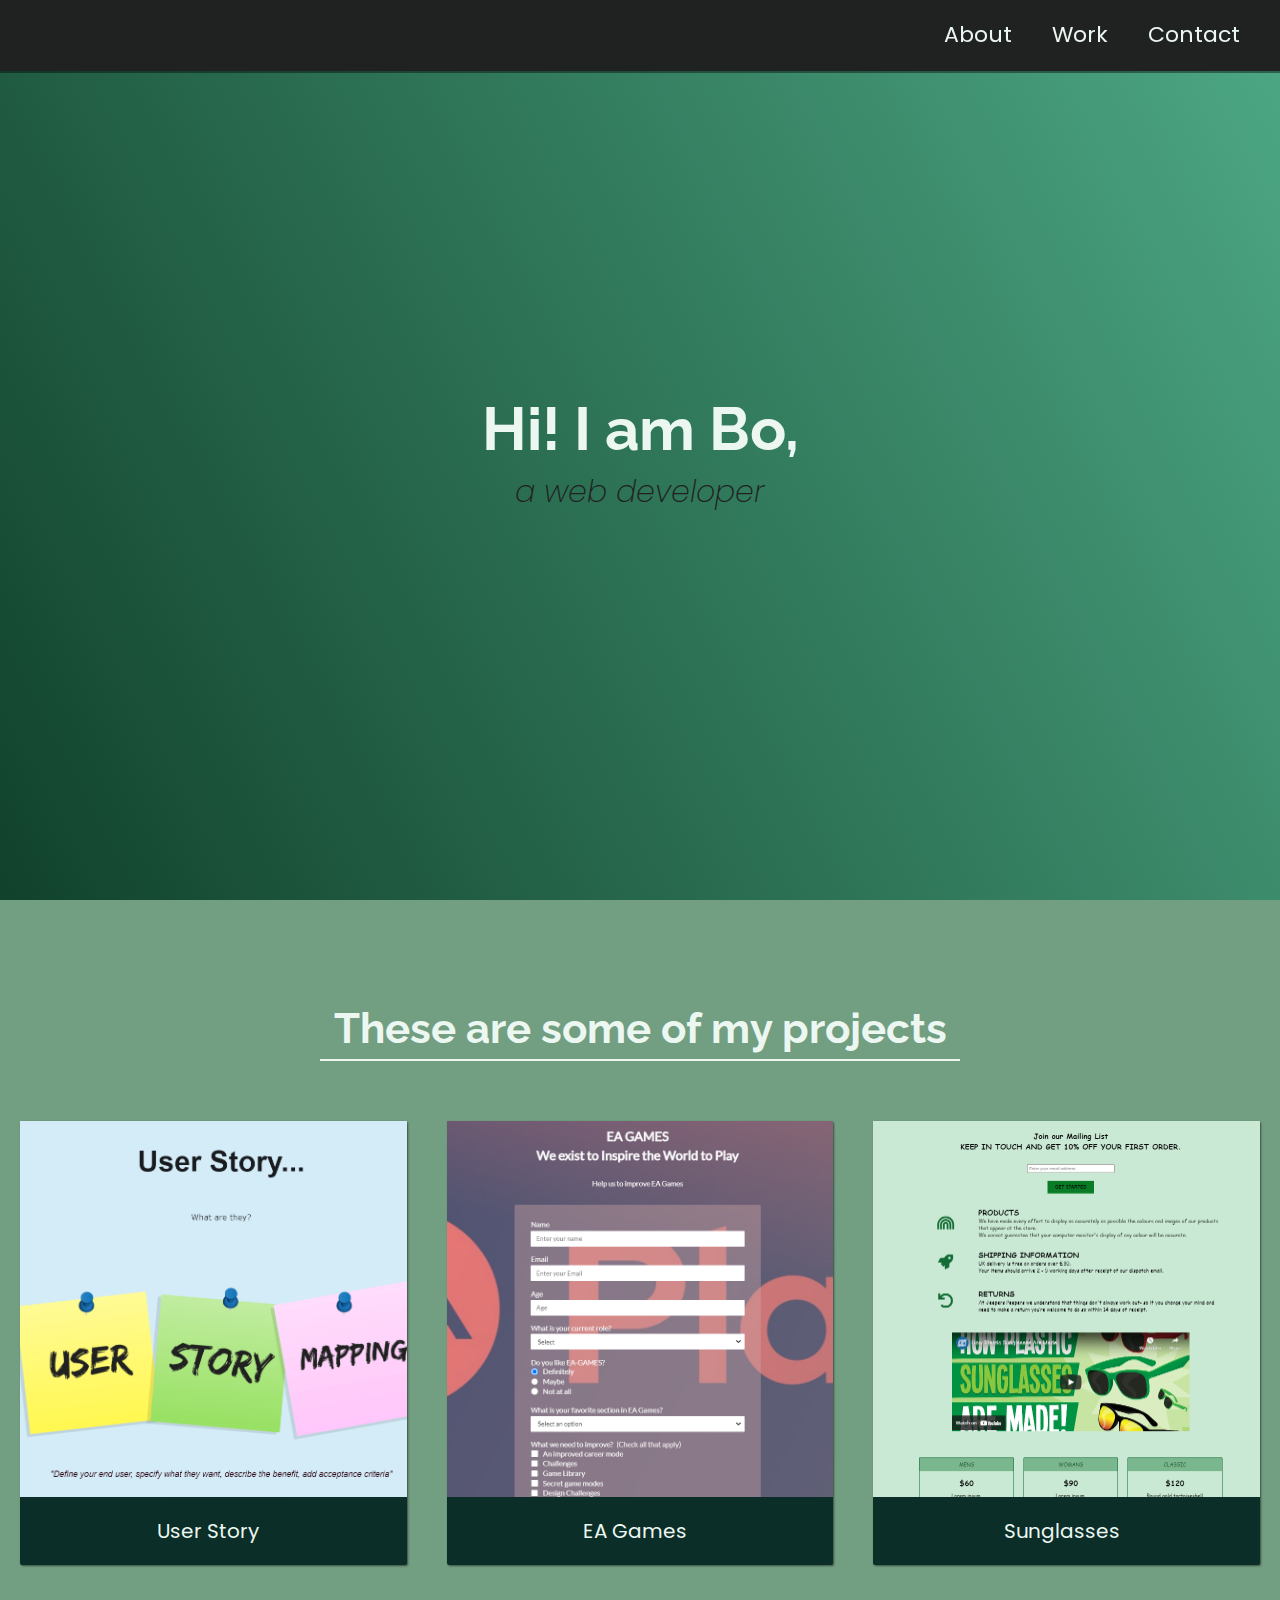
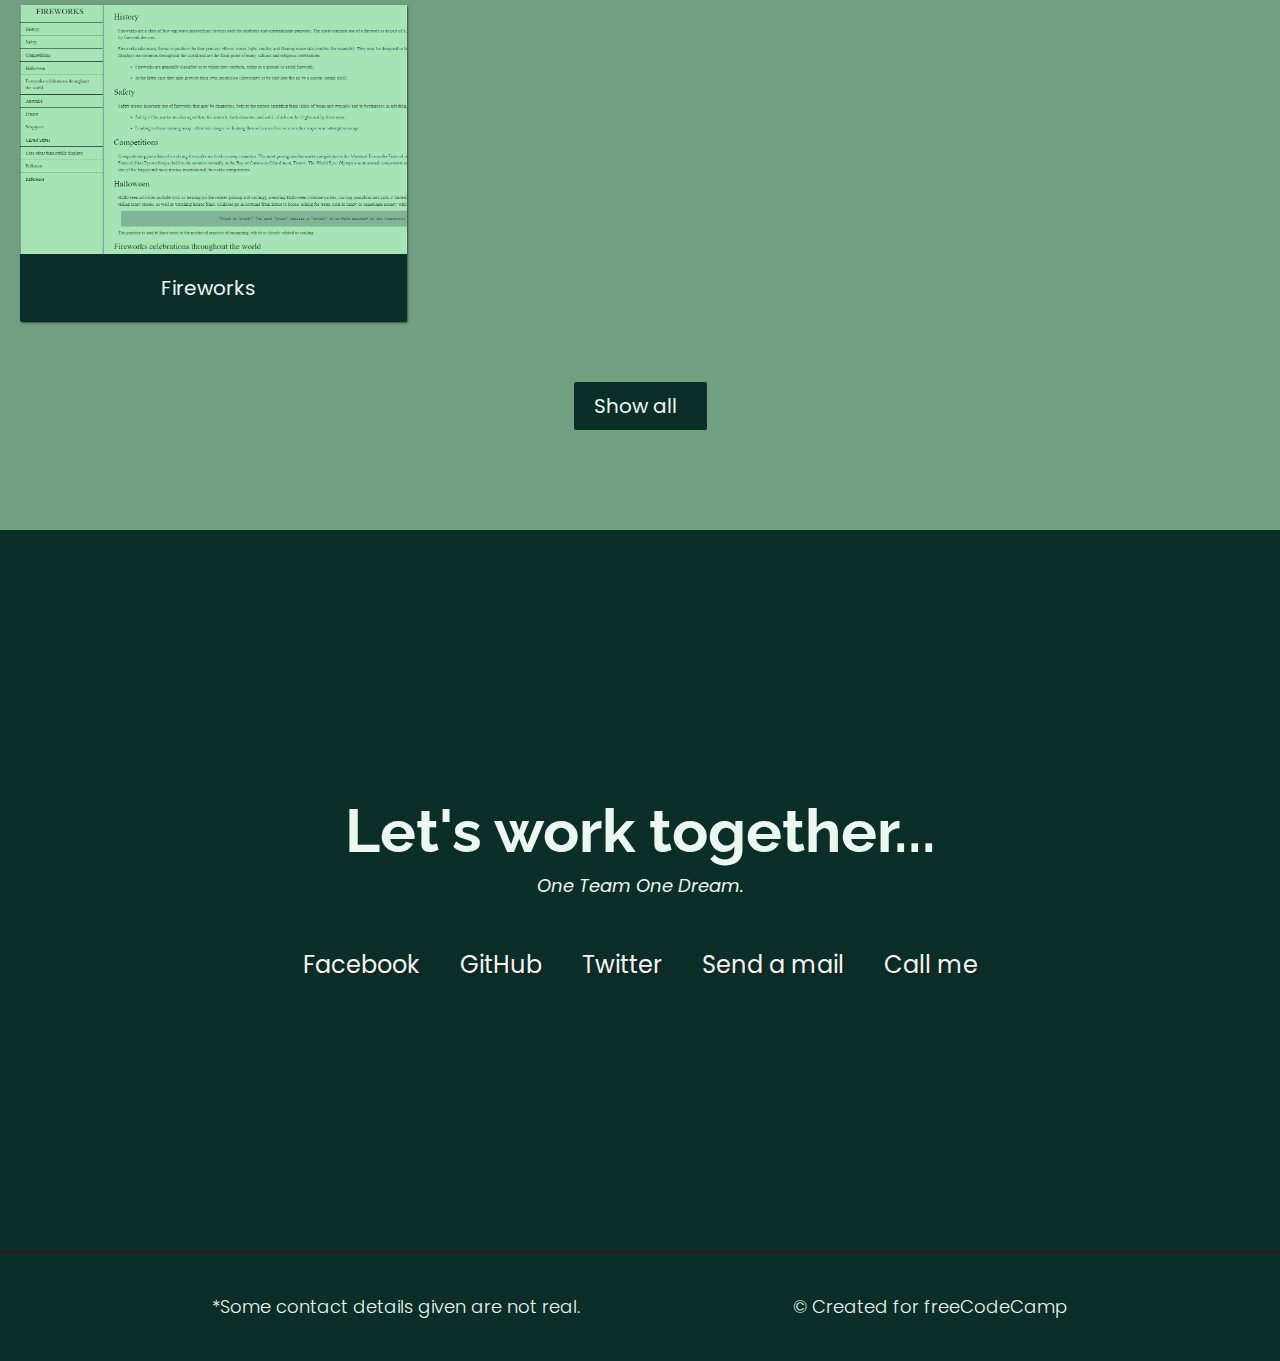
<file: Personal Portfolio Webpage/index.html>
<!DOCTYPE html>
<html lang="en">
  <head>
    <meta charset="UTF-8" />
    <meta http-equiv="X-UA-Compatible" content="IE=edge" />
    <meta name="viewport" content="width=device-width, initial-scale=1.0" />
    <title>Personal Portfolio Webpage</title>
    <link rel="stylesheet" href="style.css">
  </head>
  <body>
    <body>
      <link
        rel="stylesheet"
        href="https://use.fontawesome.com/releases/v5.8.2/css/all.css"
        integrity="sha384-oS3vJWv+0UjzBfQzYUhtDYW+Pj2yciDJxpsK1OYPAYjqT085Qq/1cq5FLXAZQ7Ay"
        crossorigin="anonymous"
      />

      <link
        href="https://fonts.googleapis.com/css2?family=Poppins:ital,wght@0,200;1,300&display=swap"
        rel="stylesheet"
      />

      <link
        href="https://fonts.googleapis.com/css?family=Raleway:700&display=swap"
        rel="stylesheet"
      />

      <nav id="navbar" class="nav">
        <ul class="nav-list">
          <li>
            <a href="#welcome-section">About</a>
          </li>

          <li>
            <a href="#projects">Work</a>
          </li>

          <li>
            <a href="#contact">Contact</a>
          </li>
        </ul>
      </nav>

      <section id="welcome-section" class="welcome-section">
        <h1>Hi! I am Bo,</h1>
        <p>a web developer</p>
      </section>

      <section id="projects" class="projects-section">
        <h2 class="projects-section-header">These are some of my projects</h2>

        <div class="projects-grid">
          <a
            href="https://codepen.io/BohdanaV/full/gOLQjxZ"
            target="_blank"
            class="project project-tile"
          >
            <img
              class="project-image"
              src="/Personal Portfolio Webpage/images/userstory.PNG"
              alt="project"
            />
            <p class="project-title">
              <span class="code">&lt;</span>
              User Story
              <span class="code">&#47;&gt;</span>
            </p>
          </a>
          <a
            href="https://codepen.io/BohdanaV/full/VwmgabL"
            target="_blank"
            class="project project-tile"
          >
            <img
              class="project-image"
              src="/Personal Portfolio Webpage/images/ea-games.png"
              alt="project"
            />
            <p class="project-title">
              <span class="code">&lt;</span>
              EA Games
              <span class="code">&#47;&gt;</span>
            </p>
          </a>

          <a
            href="https://codepen.io/BohdanaV/full/RwKaOYQ"
            target="_blank"
            class="project project-tile"
          >
            <img
              class="project-image"
              src="/Personal Portfolio Webpage/images/Sunglasses.png"
              alt="project"
            />
            <p class="project-title">
              <span class="code">&lt;</span>
              Sunglasses
              <span class="code">&#47;&gt;</span>
            </p>
          </a>

          <a
            href="https://codepen.io/BohdanaV/full/dyNNLQb"
            target="_blank"
            class="project project-tile"
          >
            <img
              class="project-image"
              src="/Personal Portfolio Webpage/images/Fireworks.png"
              alt="project"
            />

            <p class="project-title">
              <span class="code">&lt;</span>
              Fireworks
              <span class="code">&#47;&gt;</span>
            </p>
          </a>
        </div>
        <a
          href="https://codepen.io/your-work/"
          class="btn btn-show-all"
          target="_blank"
          >Show all <i class="fas fa-chevron-right"> </i
        ></a>
      </section>

      <section id="contact" class="contact-section">
        <div class="contact-section-header">
          <h2>Let's work together...</h2>
          <p>One Team One Dream.</p>
        </div>

        <div class="contact-links">
          <a
            href="https://uk-ua.facebook.com/"
            target="_blank"
            class="btn contact-details"
            ><i class="fab fa-facebook-square"> </i> Facebook
          </a>

          <a
            id="profile-link"
            href="https://github.com/BohdanaVoitovych"
            target="_blank"
            class="btn contact-details"
            ><i class="fab fa-github"></i> GitHub</a
          >

          <a
            href="https://twitter.com/?lang=uk"
            target="_blank"
            class="btn contact-details"
            ><i class="fab fa-twitter"></i> Twitter</a
          >

          <a
            href="mailto:bohdanavoitovych@gmail.com"
            class="btn contact-details"
            ><i class="fas fa-envelope"></i> Send a mail</a
          >
          <a href="tel:38093-333-22-11" class="btn contact-details"
            ><i class="far fa-bell"></i> Call me</a
          >
        </div>
      </section>

      <footer>
        <p>*Some contact details given are not real.</p>

        <p>
          &copy; Created for
          <a href="https://www.freecodecamp.com/" target="_blank"
            >freeCodeCamp <i class="fab fa-free-code-camp"></i
          ></a>
        </p>
      </footer>
    </body>
  </body>
</html>
</file>
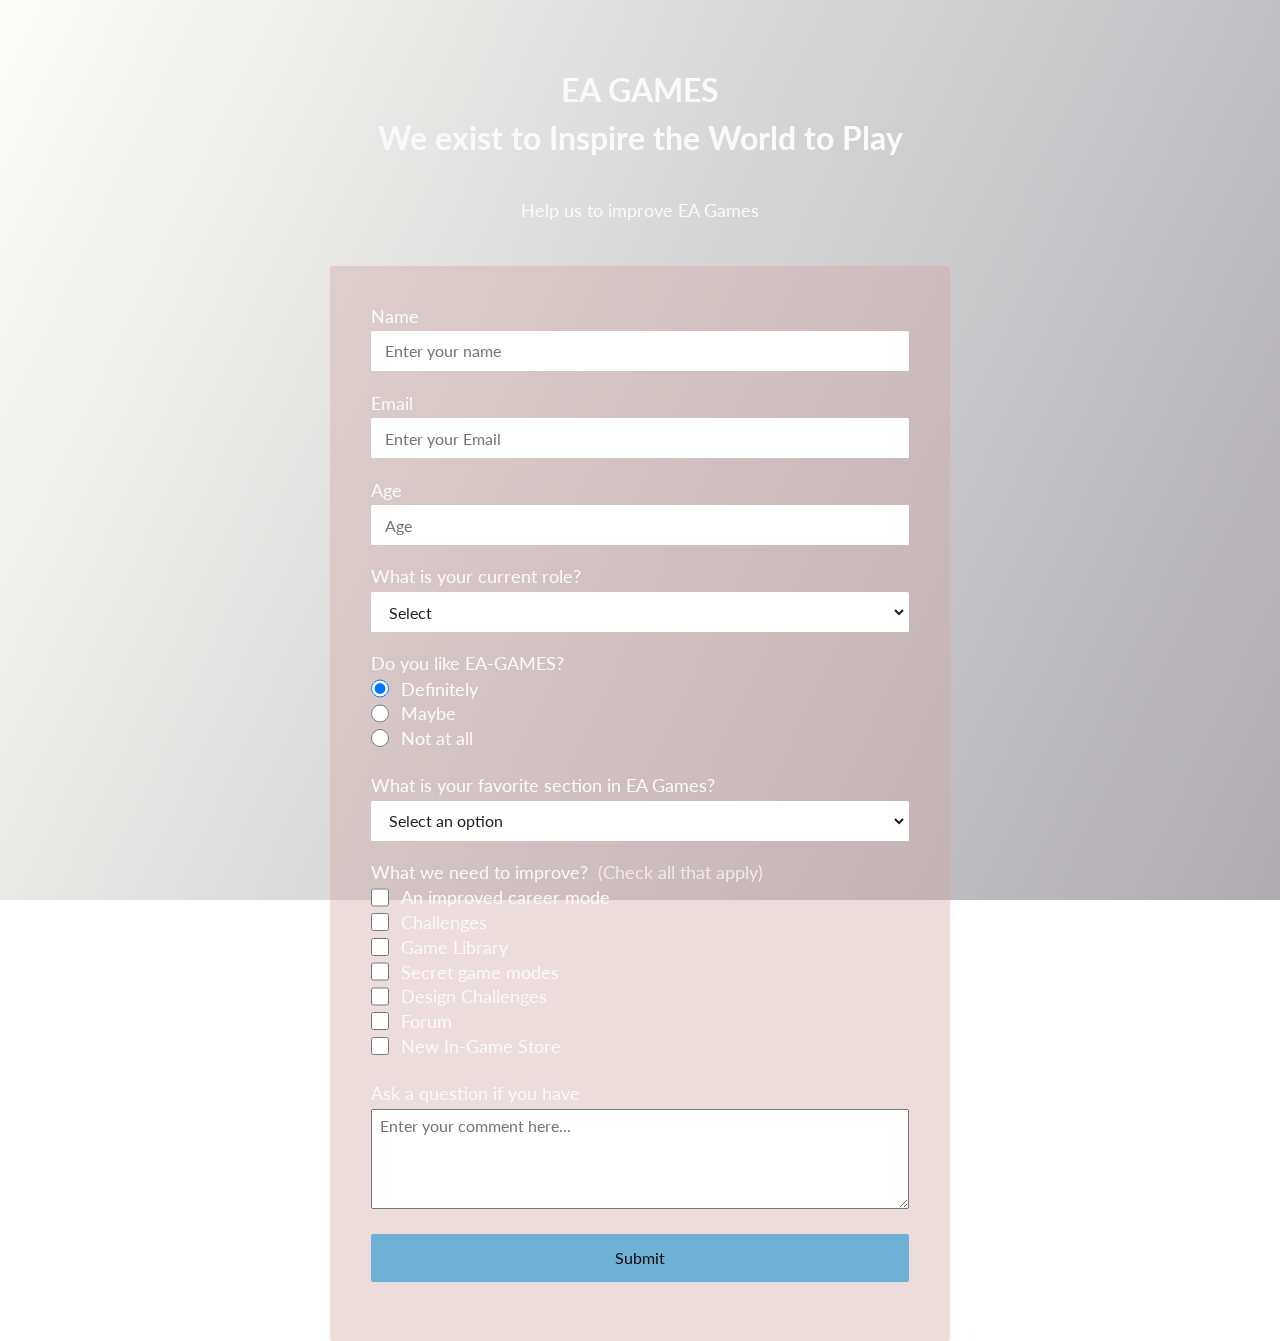
<file: Survey Form/index.html>
<!DOCTYPE html>
<html lang="en">
<head>
    <meta charset="UTF-8">
    <meta http-equiv="X-UA-Compatible" content="IE=edge">
    <meta name="viewport" content="width=device-width, initial-scale=1.0">
    <title>Document</title>
    <link rel="stylesheet" href="style.css">
</head>
<body>
    <div class="container">

        <header class="header">
        
        <h1 id="title" class="text-center">EA GAMES<br> We exist to Inspire the World to Play</h1><br>
        
        <p id="description" class="description text-center"><br>Help us to improve EA Games</p>
        </header><br>
        
        <form id="survey-form">
        
        <div class="form-group">
        <label id="name-label" for="name">Name</label>
          <input
          type="text"
          name="name"
          id="name"
          class="form-control"
          placeholder="Enter your name"
          required/>
        </div>
        
        <div class="form-group">
        <label id="email-label" for="email">Email</label>
          <input
          type="email"
          name="email"
          id="email"
          class="form-control"
          placeholder="Enter your Email"
          required/>
        </div>
        
        
        <div class="form-group">
        
        <label id="number-label" for="number">Age<span class="clue"></span></label>
          <input
          type="number"
          name="age"
          id="number"
          min="15"
          max="75"
          class="form-control"
          placeholder="Age"/>
        </div>
        
        
        <div class="form-group">
        
        <p>What is your current role?</p>
          <select id="dropdown" name="role" class="form-control" required>
          <option disabled selected value>Select</option>
          <option value="student">Student</option>
          <option value="job">Full Time Job</option>
          <option value="preferNo">Unemployed</option>
          <option value="other">Other</option>
          </select>
        </div>
        
        <div class="form-group">
        
        <p>Do you like EA-GAMES?</p>
        
        <label>
          <input
          name="user-recommend"
          value="definitely"
          type="radio"
          class="input-radio"
          checked/>Definitely</label>
        
        
        <label>
          <input
          name="user-recommend"
          value="maybe"
          type="radio"
          class="input-radio"/>Maybe</label>
            
        
        <label>
          <input
          name="user-recommend"
          value="not at all"
          type="radio"
          class="input-radio"/>Not at all</label>
          </div>
        
        
        <div class="form-group">
        <p>What is your favorite section in EA Games?</p>
        
        <select id="most-like" name="mostLike" class="form-control" required>
          <option disabled selected value>Select an option</option>
          <option value="Action">Action</option>
          <option value="Fantasy">Fantasy</option>
          <option value="Role playing">Role playing</option>
          <option value="Simulation">Simulation</option>
          </select>
          </div>
        
        <div class="form-group">
        <p>What we need to improve?
          <span class="clue">(Check all that apply)</span></p>
        
        <label>
          <input
          name="prefer"
          value="improved career mode"
          type="checkbox"
          class="input-checkbox"/>An improved career mode</label>
        
        <label>
          <input
          name="prefer"
          value="Challenges"
          type="checkbox"
          class="input-checkbox"/>Challenges</label>
        
        <label>
          <input
          name="prefer"
          value="game library"
          type="checkbox"
          class="input-checkbox"/>Game Library</label>
        
        <label>
          <input
          name="prefer"
          value="secret game modes"
          type="checkbox"
          class="input-checkbox"/>Secret game modes</label>
        
        <label>
          <input
          name="prefer"
          value="Design Challenges "
          type="checkbox"
          class="input-checkbox"/>Design Challenges </label>
        
        <label>
          <input
          name="prefer"
          value="forum"
          type="checkbox"
          class="input-checkbox"/>Forum</label>
                
        
        <label>
          <input
          name="prefer"
          value="New In-Game Store"
          type="checkbox"
          class="input-checkbox"/>New In-Game Store</label>
        </div>
        
        
        <div class="form-group">
        <p>Ask a question if you have</p>
        <textarea
          id="comments"
          class="input-textarea"
          name="comment"
          placeholder="Enter your comment here..."
        ></textarea>
        </div>
        
        <div class="form-group">
          <button type="submit" id="submit" class="submit-button">Submit
          </button>
          </div>
          </form>
          </div>
</body>
</html>
</file>
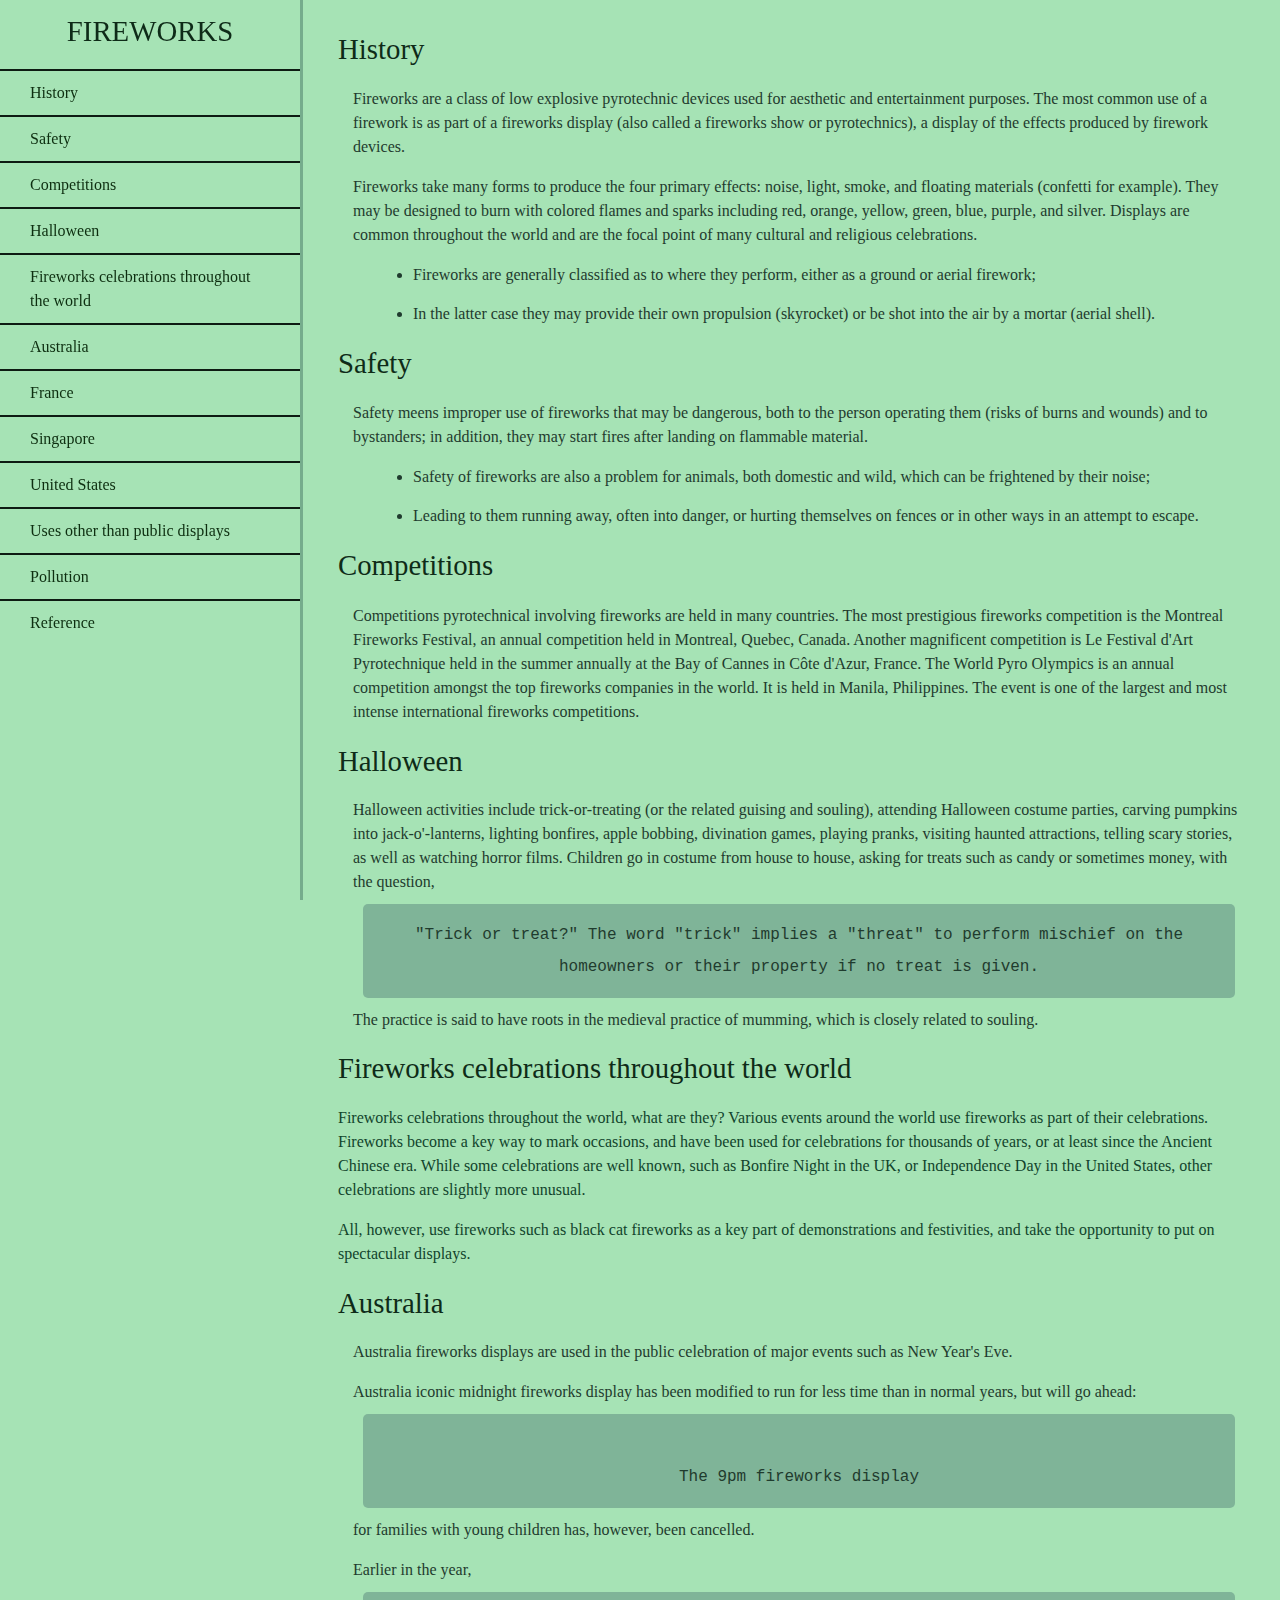
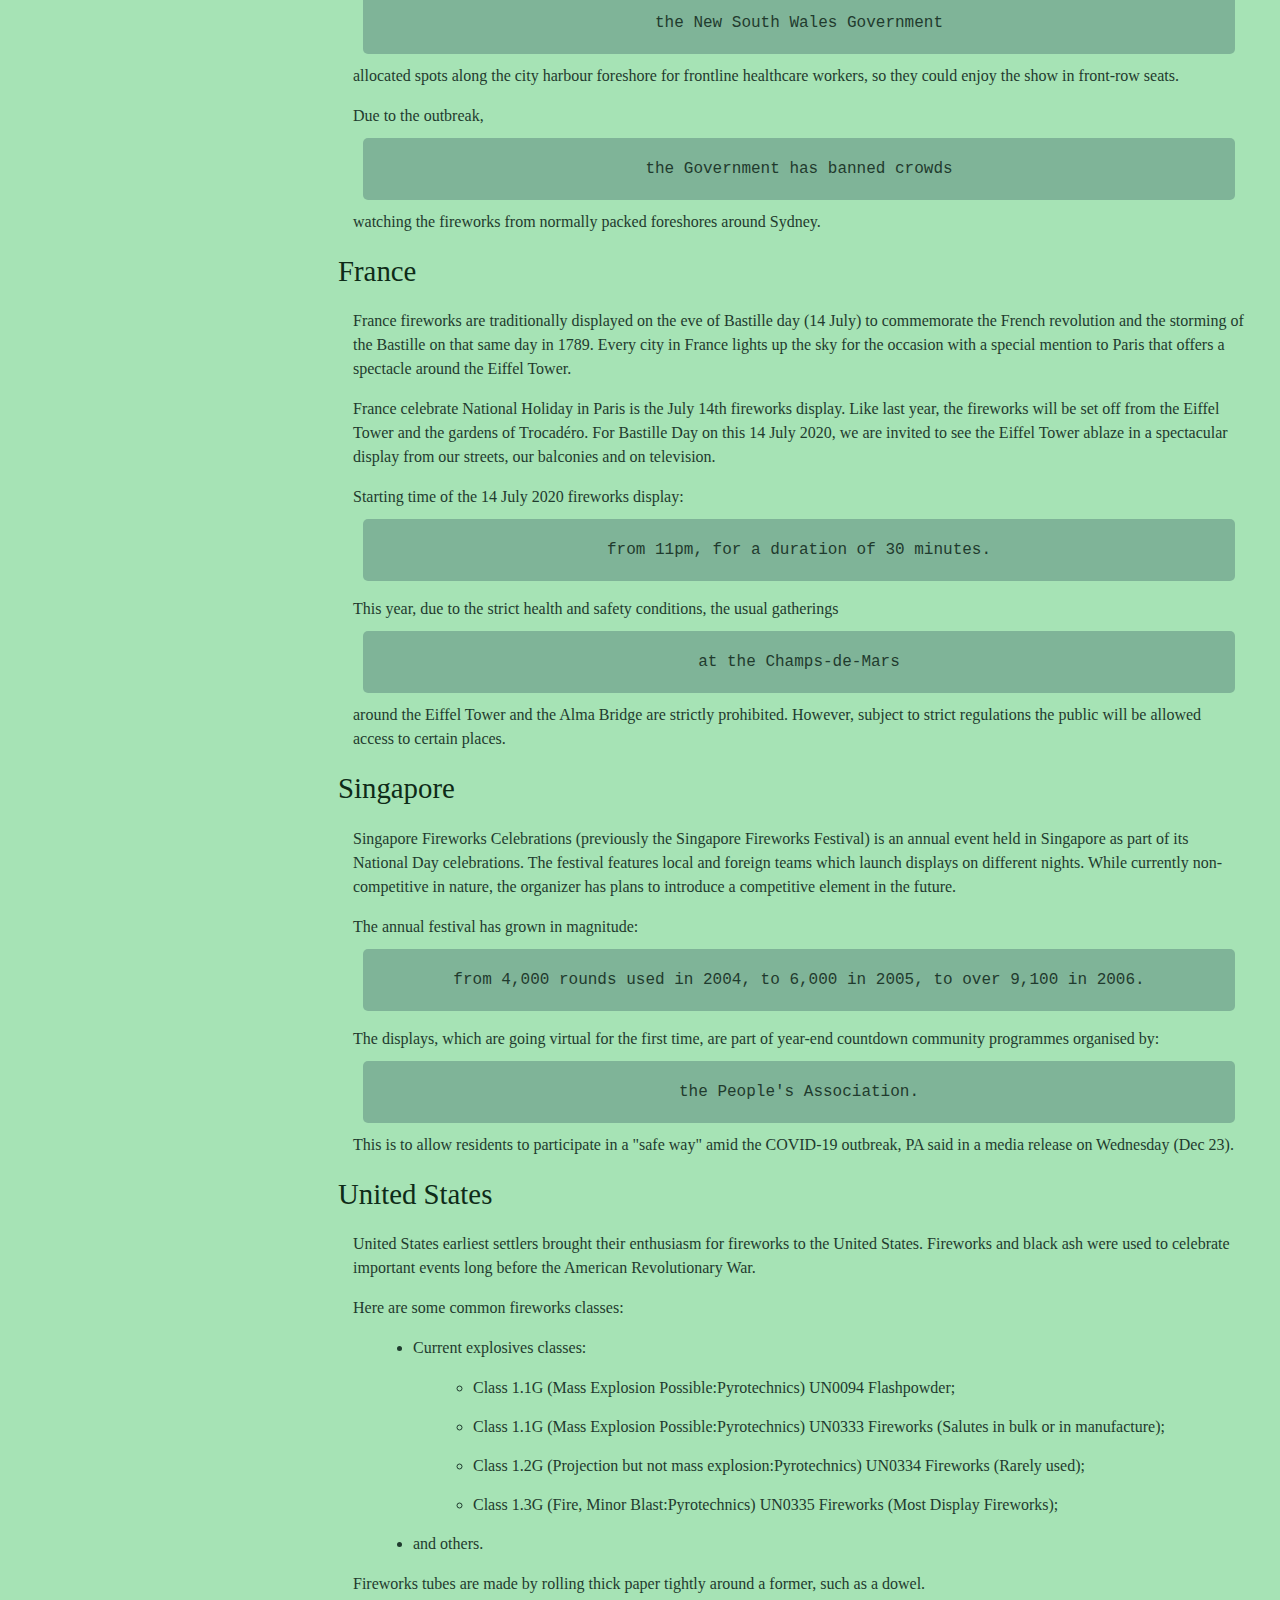
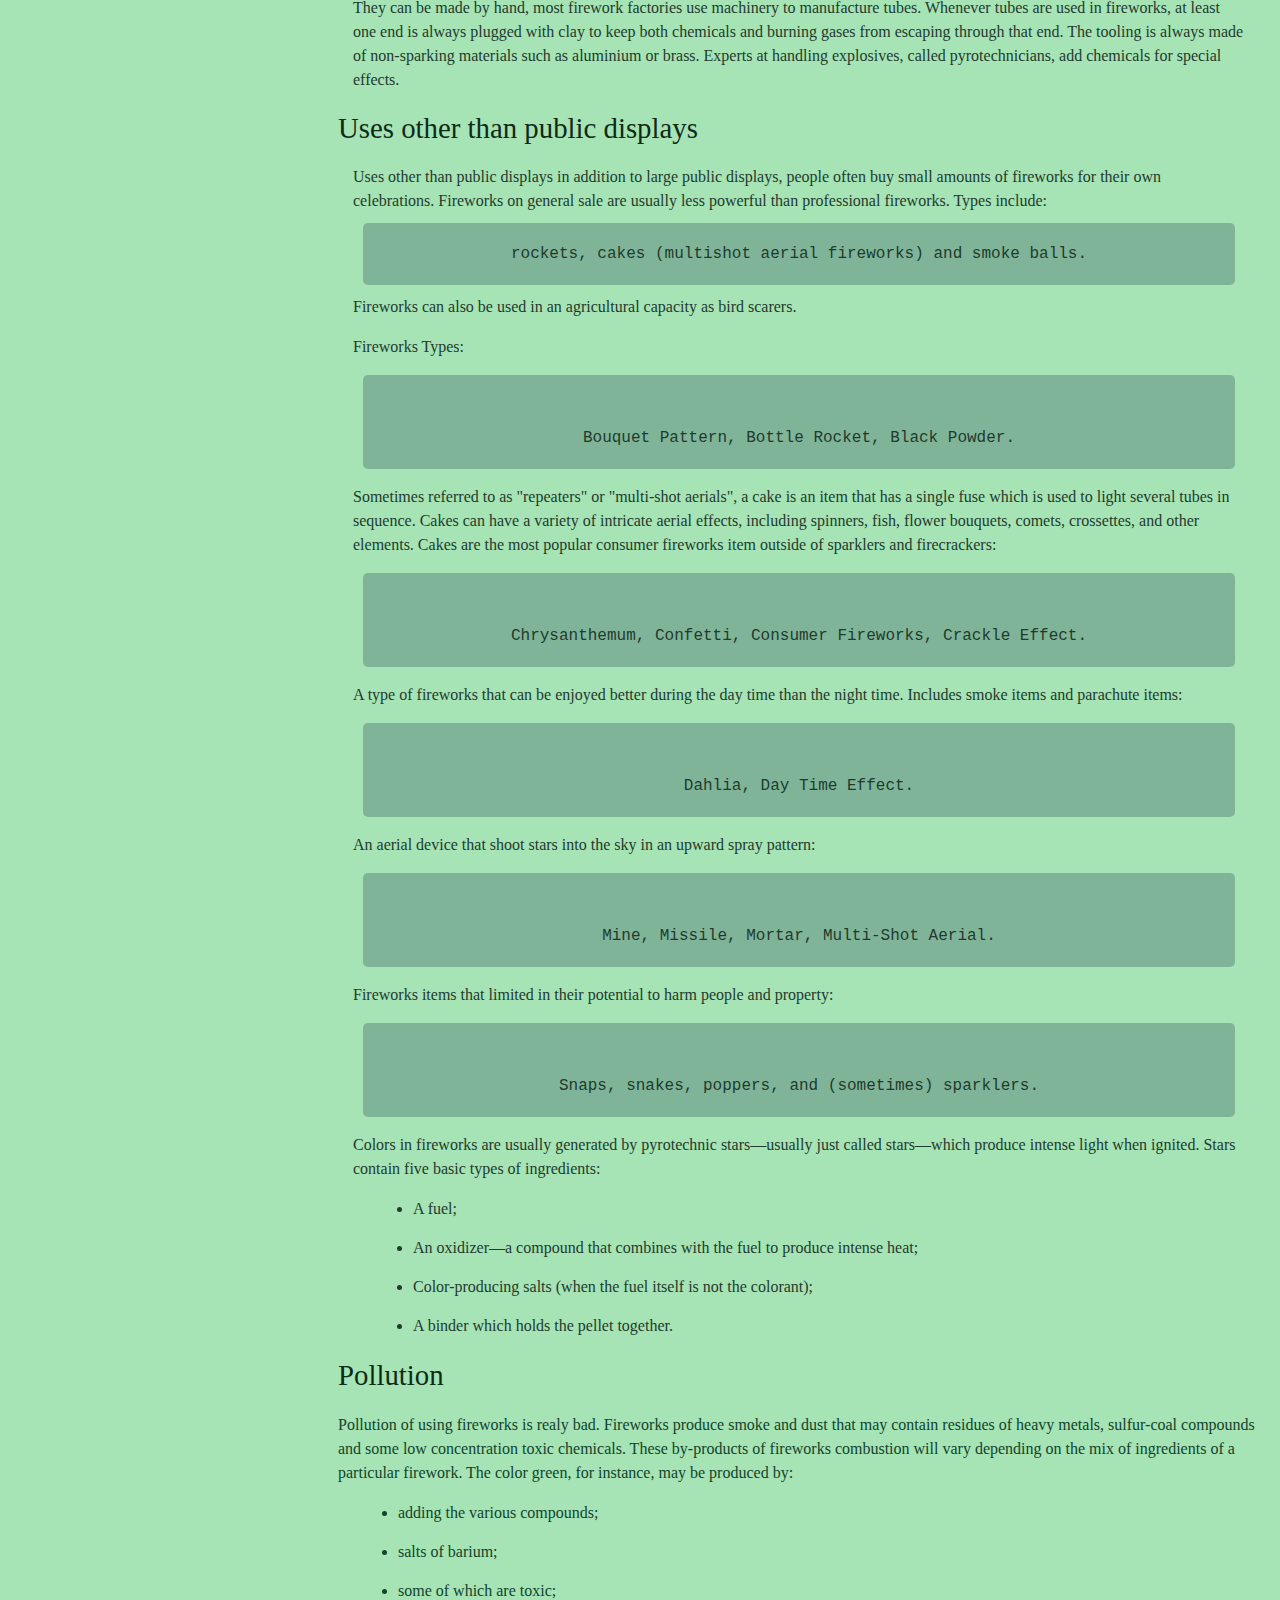
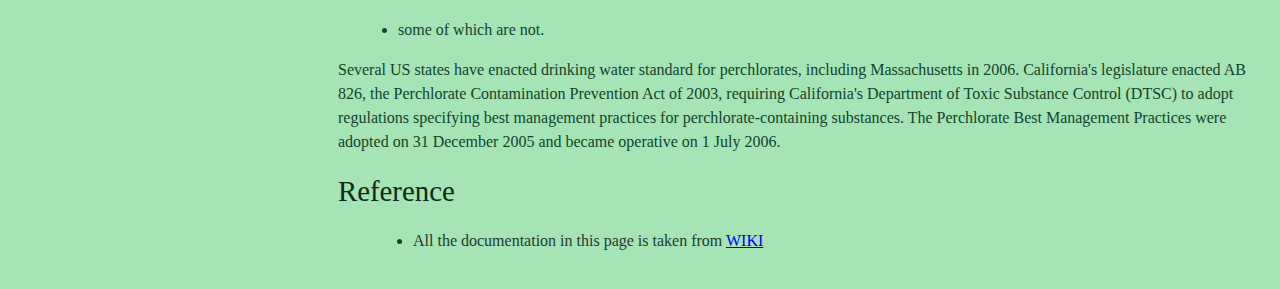
<file: Technical Documentation Page/index.html>
<!DOCTYPE html>
<html lang="en">
<head>
    <meta charset="UTF-8">
    <meta http-equiv="X-UA-Compatible" content="IE=edge">
    <meta name="viewport" content="width=device-width, initial-scale=1.0">
    <title>Technical Documentation Page</title>
    <link rel="stylesheet" href="style.css">
</head>
<body>
    <body>
        <nav id="navbar">
          <header>FIREWORKS</header>
          <ul>
            <li>
              <a class="nav-link" href="#History">History</a>
            </li>
      
            <li>
              <a class="nav-link" href="#Safety">Safety</a>
            </li>
      
            <li>
              <a class="nav-link" href="#Competitions">Competitions</a>
            </li>
      
            <li>
              <a class="nav-link" href="#Halloween">Halloween</a>
            </li>
      
            <li>
              <a class="nav-link" href="#Fireworks_celebrations_throughout_the_world">Fireworks celebrations throughout the
                world</a>
            </li>
      
            <li>
              <a class="nav-link" href="#Australia">Australia</a>
            </li>
      
            <li>
              <a class="nav-link" href="#France">France</a>
            </li>
      
            <li>
              <a class="nav-link" href="#Singapore">Singapore</a>
            </li>
      
            <li>
              <a class="nav-link" href="#United_States">United States</a>
            </li>
      
            <li>
              <a class="nav-link" href="#Uses_other_than_public_displays">Uses other than public displays</a>
            </li>
      
            <li>
              <a class="nav-link" href="#Pollution">Pollution</a>
            </li>
      
            <li>
              <a class="nav-link" href="#Reference">Reference</a>
            </li>
          </ul>
        </nav>
      
        <main id="main-doc">
          <section class="main-section" id="History">
            <header>History</header>
            <article>
              <p>
                Fireworks are a class of low explosive pyrotechnic devices used for aesthetic and entertainment purposes.
                The most common use of a firework is as part of a fireworks display
                (also called a fireworks show or pyrotechnics), a display of the effects produced by firework devices.
              </p>
      
              <p>
                Fireworks take many forms to produce the four primary effects: noise, light, smoke,
                and floating materials (confetti for example). They may be designed to burn with colored flames
                and sparks including red, orange, yellow, green, blue, purple, and silver. Displays are common
                throughout the world and are the focal point of many cultural and religious celebrations.
              </p>
      
              <ul>
                <li>
                  Fireworks are generally classified as to where they perform, either as a ground or aerial firework;
                </li>
      
                <li>
                  In the latter case they may provide their own propulsion (skyrocket) or be shot into the air by a mortar
                  (aerial shell).
                </li>
              </ul>
            </article>
          </section>
      
          <section class="main-section" id="Safety">
            <header>Safety</header>
            <article>
              <p>
                Safety meens improper use of fireworks that may be dangerous, both to the person operating them (risks of
                burns and wounds) and to bystanders; in addition, they may start fires after landing on flammable material.
              </p>
      
              <ul>
                <li>
                  Safety of fireworks are also a problem for animals, both domestic and wild, which can be frightened by their
                  noise;
                </li>
      
                <li>
                  Leading to them running away, often into danger, or hurting themselves on fences or in other ways in an
                  attempt to escape.
                </li>
              </ul>
            </article>
          </section>
      
          <section class="main-section" id="Competitions">
            <header>Competitions</header>
            <article>
              <p>
                Competitions pyrotechnical involving fireworks are held in many countries. The most prestigious fireworks
                competition is the Montreal Fireworks Festival, an annual competition held in Montreal, Quebec, Canada.
                Another magnificent competition is Le Festival d'Art Pyrotechnique held in the summer annually at the Bay of
                Cannes in Côte d'Azur, France. The World Pyro Olympics is an annual competition amongst the top fireworks
                companies in the world. It is held in Manila, Philippines. The event is one of the largest and most intense
                international fireworks competitions.
              </p>
            </article>
          </section>
      
      
          <section class="main-section" id="Halloween">
            <header>Halloween</header>
            <article>
              Halloween activities include trick-or-treating (or the related guising and souling), attending Halloween costume
              parties, carving pumpkins into jack-o'-lanterns, lighting bonfires, apple bobbing, divination games, playing
              pranks, visiting haunted attractions, telling scary stories, as well as watching horror films.
              Children go in costume from house to house, asking for treats such as candy or sometimes money, with the
              question,
              <code>"Trick or treat?" The word "trick" implies a "threat" to perform mischief on the homeowners or their property if no treat is given.
          </code>
              The practice is said to have roots in the medieval practice of mumming, which is closely related to souling.
            </article>
          </section>
      
          <section class="main-section" id="Fireworks_celebrations_throughout_the_world">
            <header>Fireworks celebrations throughout the world</header>
            <p>
              Fireworks celebrations throughout the world, what are they? Various events around the world use fireworks as
              part of their celebrations. Fireworks become a key way to mark occasions, and have been used for celebrations
              for thousands of years, or at least since the Ancient Chinese era. While some celebrations are well known, such
              as Bonfire Night in the UK, or Independence Day in the United States, other celebrations are slightly more
              unusual.
            </p>
      
            <p>
              All, however, use fireworks such as black cat fireworks as a key part of demonstrations and festivities, and
              take the opportunity to put on spectacular displays.
            </p>
          </section>
      
          <section class="main-section" id="Australia">
            <header>Australia</header>
            <article>
              Australia fireworks displays are used in the public celebration of major events such as New Year's Eve.
              <p>
                Australia iconic midnight fireworks display has been modified to run for less time than in normal years, but
                will go ahead: <code>
          The 9pm fireworks display</code> for families with young children has, however, been cancelled.
              </p>
      
              <p>
                Earlier in the year, <code>the New South Wales Government</code> allocated spots along the city harbour
                foreshore for frontline healthcare workers, so they could enjoy the show in front-row seats.
              </p>
      
              <p>
                Due to the outbreak, <code>the Government has banned crowds</code> watching the fireworks from normally packed
                foreshores around Sydney.
              </p>
            </article>
          </section>
      
          <section class="main-section" id="France">
            <header>France</header>
            <article>
              <p>
                France fireworks are traditionally displayed on the eve of Bastille day (14 July) to commemorate the French
                revolution and the storming of the Bastille on that same day in 1789. Every city in France lights up the sky
                for the occasion with a special mention to Paris that offers a spectacle around the Eiffel Tower.
              </p>
      
              <p>
                France celebrate National Holiday in Paris is the July 14th fireworks display. Like last year, the fireworks
                will be set off from the Eiffel Tower and the gardens of Trocadéro. For Bastille Day on this 14 July 2020, we
                are invited to see the Eiffel Tower ablaze in a spectacular display from our streets, our balconies and on
                television.
              </p>
      
              <p>
                Starting time of the 14 July 2020 fireworks display:<code>from 11pm, for a duration of 30 minutes.</code>
              </p>
      
              <p>
                This year, due to the strict health and safety conditions, the usual
                gatherings<code> at the Champs-de-Mars</code> around the Eiffel Tower and the Alma Bridge are strictly
                prohibited.
                However, subject to strict regulations the public will be allowed access to certain places.
              </p>
            </article>
          </section>
      
      
          <section class="main-section" id="Singapore">
            <header>Singapore</header>
            <article>
              <p>
                Singapore Fireworks Celebrations (previously the Singapore Fireworks Festival) is an annual event held in
                Singapore as part of its National Day celebrations. The festival features local and foreign teams which launch
                displays on different nights.
                While currently non-competitive in nature, the organizer has plans to introduce a competitive element in the
                future.
              </p>
      
              <p>
                The annual festival has grown in magnitude:
                <code>from 4,000 rounds used in 2004, to 6,000 in 2005, to over 9,100 in 2006.</code>
              </p>
      
              <p>
                The displays, which are going virtual for the first time, are part of year-end countdown community programmes
                organised by: <code>the People's Association.</code>This is to allow residents to participate in a "safe way"
                amid the COVID-19 outbreak, PA said in a media release on Wednesday (Dec 23).
              </p>
            </article>
          </section>
      
          <section class="main-section" id="United_States">
            <header>United States</header>
            <article>
              <p>
                United States earliest settlers brought their enthusiasm for fireworks to the United States. Fireworks and
                black ash were used to celebrate important events long before the American Revolutionary War.
              </p>
      
              <p>Here are some common fireworks classes:</p>
              <ul>
                <li>
                  <p>Current explosives classes:
                  </p>
      
                  <ul>
                    <li>
                      Class 1.1G (Mass Explosion Possible:Pyrotechnics) UN0094 Flashpowder;
                    </li>
      
                    <li>
                      Class 1.1G (Mass Explosion Possible:Pyrotechnics) UN0333 Fireworks (Salutes in bulk or in manufacture);
                    </li>
      
                    <li>
                      Class 1.2G (Projection but not mass explosion:Pyrotechnics) UN0334 Fireworks (Rarely used);
                    </li>
      
                    <li>
                      Class 1.3G (Fire, Minor Blast:Pyrotechnics) UN0335 Fireworks (Most Display Fireworks);
                    </li>
                  </ul>
                </li>
      
                <li>
                  and others.
                </li>
              </ul>
              Fireworks tubes are made by rolling thick paper tightly around a former, such as a dowel.
              <br>They can be made by hand, most firework factories use machinery to manufacture tubes. Whenever tubes are
              used in fireworks, at least one end is always plugged with clay to keep both chemicals and burning gases from
              escaping through that end. The tooling is always made of non-sparking materials such as aluminium or brass.
              Experts at handling explosives, called pyrotechnicians, add chemicals for special effects.
            </article>
          </section>
      
          <section class="main-section" id="Uses_other_than_public_displays">
            <header>Uses other than public displays</header>
            <article>
              Uses other than public displays in addition to large public displays, people often buy small amounts of
              fireworks for their own celebrations. Fireworks on general sale are usually less powerful than professional
              fireworks.
              Types include: <code>rockets, cakes (multishot aerial fireworks) and smoke balls.</code>Fireworks can also be
              used in an agricultural capacity as bird scarers.
              <p>
                Fireworks Types:
              </p>
              <code>
          Bouquet Pattern, Bottle Rocket, Black Powder.
      </code>
              <p>
                Sometimes referred to as "repeaters" or "multi-shot aerials", a cake is an item that has a single fuse which
                is used to light several tubes in sequence. Cakes can have a variety of
                intricate aerial effects, including spinners, fish, flower bouquets, comets, crossettes, and other elements.
                Cakes are the most popular consumer fireworks item outside of
                sparklers and firecrackers:
              </p>
      
              <code>
          Chrysanthemum, Confetti, Consumer Fireworks, Crackle Effect.
      </code>
      
              <p>
                A type of fireworks that can be enjoyed better during the day time than the night time. Includes smoke items
                and parachute items:
              </p>
      
              <code>
          Dahlia, Day Time Effect.
      </code>
      
              <p>
                An aerial device that shoot stars into the sky in an upward spray pattern:
              </p>
      
              <code>
          Mine, Missile, Mortar, Multi-Shot Aerial. 
      </code>
      
              <p>
                Fireworks items that limited in their potential to harm people and property:
              </p>
      
              <code>
          Snaps, snakes, poppers, and (sometimes) sparklers.
      </code>
      
              <p>
                Colors in fireworks are usually generated by pyrotechnic stars—usually just called stars—which produce intense
                light when ignited. Stars contain five basic types of ingredients:
              </p>
      
              <ul>
                <li>
                  A fuel;
                </li>
      
                <li>
                  An oxidizer—a compound that combines with the fuel to produce intense heat;
                </li>
      
                <li>
                  Color-producing salts (when the fuel itself is not the colorant);
                </li>
      
                <li>
                  A binder which holds the pellet together.
                </li>
              </ul>
            </article>
          </section>
      
      
          <section class="main-section" id="Pollution">
            <header>Pollution</header>
            <p>
              Pollution of using fireworks is realy bad. Fireworks produce smoke and dust that may contain residues of heavy
              metals, sulfur-coal compounds and some low concentration toxic chemicals. These by-products of fireworks
              combustion will vary depending on the mix of ingredients of a particular firework. The color green, for
              instance, may be produced by:
            </p>
            <ul>
              <li>
                adding the various compounds;
              </li>
      
              <li>
                salts of barium;
              </li>
      
              <li>
                some of which are toxic;
              </li>
      
              <li>
                some of which are not.
            </ul>
            </li>
      
            <p>
              Several US states have enacted drinking water standard for perchlorates, including Massachusetts in 2006.
              California's legislature enacted AB 826, the Perchlorate Contamination Prevention Act of 2003, requiring
              California's
              Department of Toxic Substance Control (DTSC) to adopt regulations specifying best management practices for
              perchlorate-containing substances. The Perchlorate Best Management Practices were adopted on 31 December 2005
              and became operative on 1 July 2006.
            </p>
          </section>
      
          <section class="main-section" id="Reference">
            <header>Reference</header>
            <article>
              <ul>
                <li>
                  All the documentation in this page is taken from
                  <a href="https://en.wikipedia.org/wiki/Fireworks" target="_blank">WIKI</a>
                </li>
              </ul>
            </article>
          </section>
        </main>
      </body>
</body>
</html>
</file>
<file: Personal Portfolio Webpage/style.css>
:root {
  --main-white: #ebf7f0;
  --main-red: #202221;
  --main-blue: #4e8561cb;
  --main-gray: #0b2e29;
}

* {
  margin: 0;
  padding: 0;
}

*,
*::before,
*::after {
  box-sizing: inherit;
}

html {
  box-sizing: border-box;
  font-size: 62.5%;
  scroll-behavior: smooth;
}

@media (max-width: 75em) {
  html {
    font-size: 60%;
  }
}

@media (max-width: 61.25em) {
  html {
    font-size: 58%;
  }
}

@media (max-width: 28.75em) {
  html {
    font-size: 55%;
  }
}

body {
  font-family: "Poppins", sans-serif;
  font-size: 1.8rem; /* 18px */
  font-weight: 400;
  line-height: 1.4;
  color: var(--main-white);
}

h1,
h2 {
  font-family: "Raleway", sans-serif;
  font-weight: 700;
  text-align: center;
}

h1 {
  font-size: 6rem;
}

h2 {
  font-size: 4.2rem;
}

ul {
  list-style: none;
}

a {
  text-decoration: none;
  color: var(--main-white);
}

img {
  display: block;
  width: 100%;
}

.nav {
  display: flex;
  justify-content: flex-end;
  position: fixed;
  top: 0;
  left: 0;
  width: 100%;
  background: var(--main-red);
  box-shadow: 0 2px 0 rgba(0, 0, 0, 0.4);
  z-index: 10;
}

.nav-list {
  display: flex;
  margin-right: 2rem;
}

@media (max-width: 28.75em) {
  .nav {
    justify-content: center;
  }

  .nav-list {
    margin: 0 1rem;
  }
}

.nav-list a {
  display: block;
  font-size: 2.2rem;
  padding: 2rem;
}

.nav-list a:hover {
  background: var(--main-blue);
}

.welcome-section {
  display: flex;
  flex-direction: column;
  justify-content: center;
  align-items: center;
  width: 100%;
  height: 100vh;
  background-color: #000;
  background-image: linear-gradient(62deg, #11422b 0%, #4da885 100%);
}

.welcome-section > p {
  font-size: 3rem;
  font-weight: 200;
  font-style: italic;
  color: var(--main-red);
}

.projects-section {
  text-align: center;
  padding: 10rem 2rem;
  background: var(--main-blue);
}

.projects-section-header {
  max-width: 640px;
  margin: 0 auto 6rem auto;
  border-bottom: 0.2rem solid var(--main-white);
}

@media (max-width: 28.75em) {
  .projects-section-header {
    font-size: 4rem;
  }
}

.projects-grid {
  display: grid;
  grid-template-columns: repeat(auto-fit, minmax(320px, 1fr));
  grid-gap: 4rem;
  width: 100%;
  max-width: 1280px;
  margin: 0 auto;
  margin-bottom: 6rem;
}

@media (max-width: 30.625em) {
  .projects-section {
    padding: 6rem 1rem;
  }

  .projects-grid {
    grid-template-columns: 1fr;
  }
}

.project {
  background: var(--main-gray);
  box-shadow: 1px 1px 2px rgba(0, 0, 0, 0.5);
  border-radius: 2px;
}

.code {
  color: var(--main-gray);
  transition: color 0.3s ease-out;
}

.project:hover .code {
  color: #ff7f50;
}

.project-image {
  height: calc(100% - 6.8rem);
  width: 100%;
  object-fit: cover;
}

.project-title {
  font-size: 2rem;
  padding: 2rem 0.5rem;
}

.btn {
  display: inline-block;
  padding: 1rem 2rem;
  border-radius: 2px;
}

.btn-show-all {
  font-size: 2rem;
  background: var(--main-gray);
  transition: background 0.3s ease-out;
}

.btn-show-all:hover {
  background: var(--main-red);
}

.btn-show-all:hover > i {
  transform: translateX(2px);
}

.btn-show-all > i {
  margin-left: 10px;
  transform: translateX(0);
  transition: transform 0.3s ease-out;
}

.contact-section {
  display: flex;
  flex-direction: column;
  justify-content: center;
  align-items: center;
  text-align: center;
  width: 100%;
  height: 80vh;
  padding: 0 2rem;
  background: var(--main-gray);
}

.contact-section-header > h2 {
  font-size: 6rem;
}

@media (max-width: 28.75em) {
  .contact-section-header > h2 {
    font-size: 4rem;
  }
}

.contact-section-header > p {
  font-style: italic;
}

.contact-links {
  display: flex;
  justify-content: center;
  width: 100%;
  max-width: 980px;
  margin-top: 4rem;
  flex-wrap: wrap;
}

.contact-details {
  font-size: 2.4rem;
  text-shadow: 2px 2px 1px #1f1f1f;
  transition: transform 0.3s ease-out;
}

.contact-details:hover {
  transform: translateY(8px);
}

footer {
  font-weight: 300;
  display: flex;
  justify-content: space-evenly;
  padding: 2rem;
  background: var(--main-gray);
  border-top: 4px solid var(--main-red);
}

footer > p {
  margin: 2rem;
}

footer i {
  vertical-align: middle;
}

@media (max-width: 28.75em) {
  footer {
    flex-direction: column;
    text-align: center;
  }
}
</file>
<file: Survey Form/style.css>
@import url(https://fonts.googleapis.com/css2?family=Lato&family=Open+Sans:wght@300&display=swap);

:root {
  --color-white: #d4d4d4;
  --color-darkbue: #17006f;
  --color-darkblue-alpha: rgba(180, 180, 224, 0.7);
  --color-green: #84b898;
}

*,
*::before,
*::after {
  box-sizing: border-box;
}

body {
  font-family: "Lato", sans-serif;
  font-size: 1rem;
  font-weight: 400;
  line-height: 1;
  color: rgb(250, 250, 250);
  margin: 0;
}

body::before {
  content: "";
  position: fixed;
  top: 0;
  left: 0;
  height: 100%;
  width: 100%;
  z-index: -1;
  background: white;
  background-image: linear-gradient(
      115deg,
      rgba(247, 247, 236, 0.267),
      rgba(139, 136, 142, 0.7)
    ),
    url(https://media.contentapi.ea.com/content/dam/eacom/images/2020/06/ea-featured-image-02-ea-play-16x9.jpg.adapt.crop191x100.1200w.jpg);
  background-size: cover;
  background-repeat: no-repeat;
  background-position: center;
}

h1 {
  font-weight: 650;
  line-height: 1.5;
}

p {
  font-size: 1.115rem;
}

h1,
p {
  margin-top: 0;
  margin-bottom: 0.4rem;
}

label {
  display: flex;
  align-items: center;
  font-size: 1.125rem;
  margin-bottom: 0.4rem;
}

input,
button,
select,
textarea {
  margin: 0;
  font-family: inherit;
  font-size: inherit;
  line-height: inherit;
}

button {
  border: none;
}

.container {
  width: 100%;
  margin: 4.115rem auto 0 auto;
}

@media (min-width: 425px) {
  .container {
    max-width: 400px;
  }
}

@media (min-width: 655px) {
  .container {
    max-width: 620px;
  }
}

.header {
  padding: 0 0.425rem;
  margin-bottom: 1.875rem;
}

.description {
  font-style: "Roboto", sans-serif;
  font-weight: 20px;
}

.clue {
  margin-left: 0.35rem;
  font-size: 1em;
  color: #f0eaea;
}

.text-center {
  text-align: center;
}

form {
  background: rgba(207, 167, 167, 0.397);
  padding: 2.1rem 0.425rem;
  border-radius: 0.15rem;
}

@media (min-width: 680px) {
  form {
    padding: 2.4rem;
  }
}

.form-group {
  margin: 0 auto 1.15rem auto;
  padding: 0.15rem;
}

.form-control {
  display: block;
  width: 100%;
  height: 2.475rem;
  padding: 0.375rem 0.75rem;
  color: #1d1e20;
  background-color: rgb(255, 255, 255);
  background-clip: padding-box;
  border: 2px solid #feffff;
  border-radius: 0.1rem;
}

.form-control:focus {
  border-color: #e70800;
  outline: 0;
  box-shadow: 0 0 0 0.2rem rgba(45, 44, 49, 0.747);
}

.input-radio,
.input-checkbox {
  display: inline-block;
  margin-right: 0.75rem;
  min-height: 1.15rem;
  min-width: 1.15rem;
}

.input-textarea {
  min-height: 100px;
  width: 100%;
  padding: 0.525rem;
  resize: vertical;
}

.submit-button {
  display: block;
  width: 100%;
  padding: 1em;
  background: #6fb0d6;
  color: rgb(10, 9, 9);
  border-radius: 2px;
  cursor: pointer;
}
</file>
<file: Technical Documentation Page/style.css>
html,
body {
  min-width: 290px;
  color: #11442c;
  background-color: #1eb84465;
  font-family: "Times New Roman", Times, serif;
  line-height: 1.5;
}

#navbar {
  position: fixed;
  min-width: 290px;
  top: 0px;
  left: 0px;
  width: 300px;
  height: 100%;
  border-right: solid;
  border-color: rgba(88, 139, 116, 0.63);
}

header {
  color: rgb(14, 43, 24);
  margin: 10px;
  text-align: center;
  font-size: 1.8em;
  font-weight: thin;
}

#main-doc header {
  text-align: left;
  margin: 0px;
}

#navbar ul {
  height: 97%;
  padding: 0;
  overflow-y: auto;
  overflow-x: hidden;
}

#navbar li {
  color: #0e1b13;
  border-top: 2px solid;
  list-style: none;
  position: relative;
  width: 100%;
}

#navbar a {
  display: block;
  padding: 10px 30px;
  color: #0d2e10;
  text-decoration: none;
  cursor: pointer;
}

#main-doc {
  position: absolute;
  margin-left: 310px;
  padding: 20px;
  margin-bottom: 110px;
}

section article {
  color: #1f3b2e;
  margin: 15px;
  font-size: 1rem;
}

section li {
  margin: 15px 0px 0px 20px;
}

code {
  display: block;
  text-align: center;
  white-space: pre-line;
  position: relative;
  word-break: normal;
  word-wrap: normal;
  line-height: 2;
  background-color: #79ac93da;
  padding: 15px;
  margin: 10px;
  border-radius: 5px;
}

@media only screen and (max-width: 815px) {
  /* For mobile phones: */
  #navbar ul {
    border: 1px solid;
    height: 210px;
  }

  #navbar {
    background-color: rgba(47, 102, 68, 0.479);
    position: absolute;
    top: 0;
    padding: 0;
    margin: 0;
    width: 100%;
    max-height: 275px;
    border: none;
    z-index: 1;
    border-bottom: 2px solid;
  }

  #main-doc {
    position: relative;
    margin-left: 0px;
    margin-top: 270px;
  }
}

@media only screen and (max-width: 400px) {
  #main-doc {
    margin-left: -10px;
  }

  code {
    margin-left: -20px;
    width: 100%;
    padding: 15px;
    padding-left: 20px;
    padding-right: 45px;
    min-width: 253px;
  }
}
</file>
